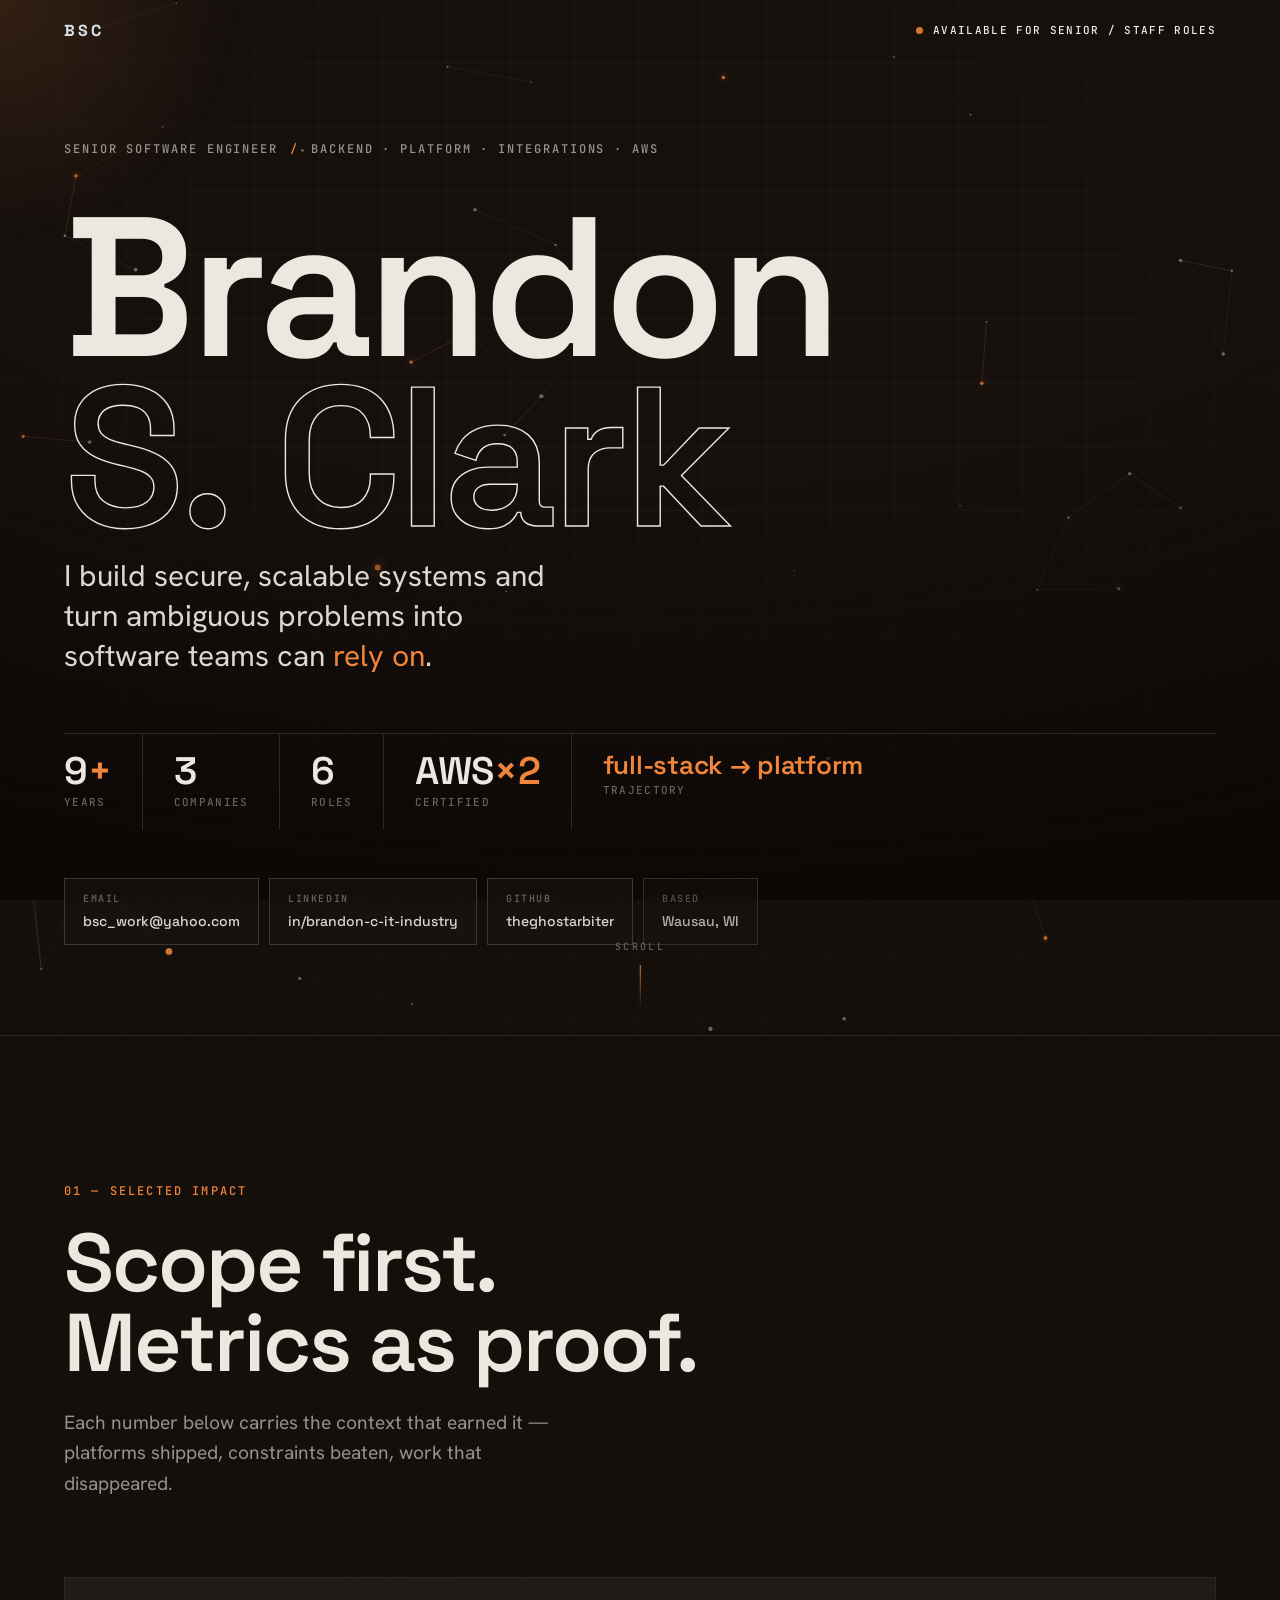
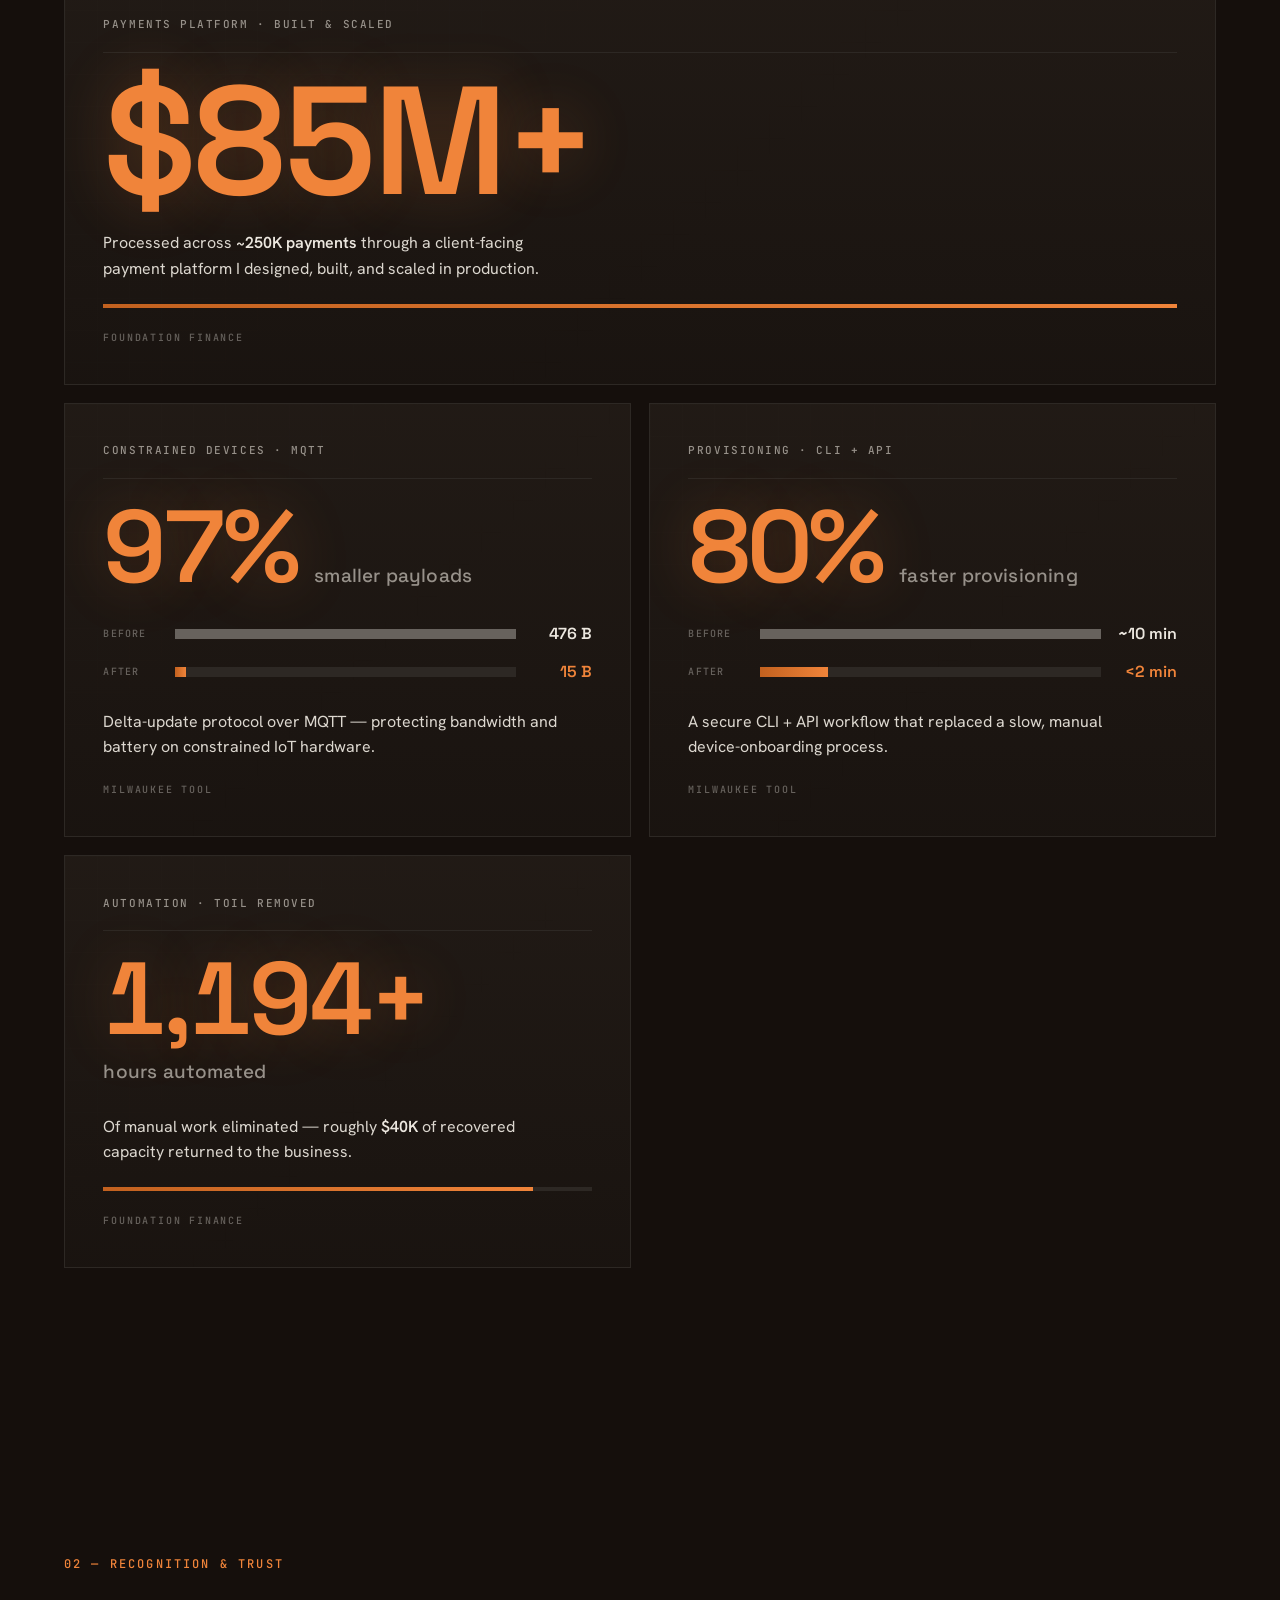
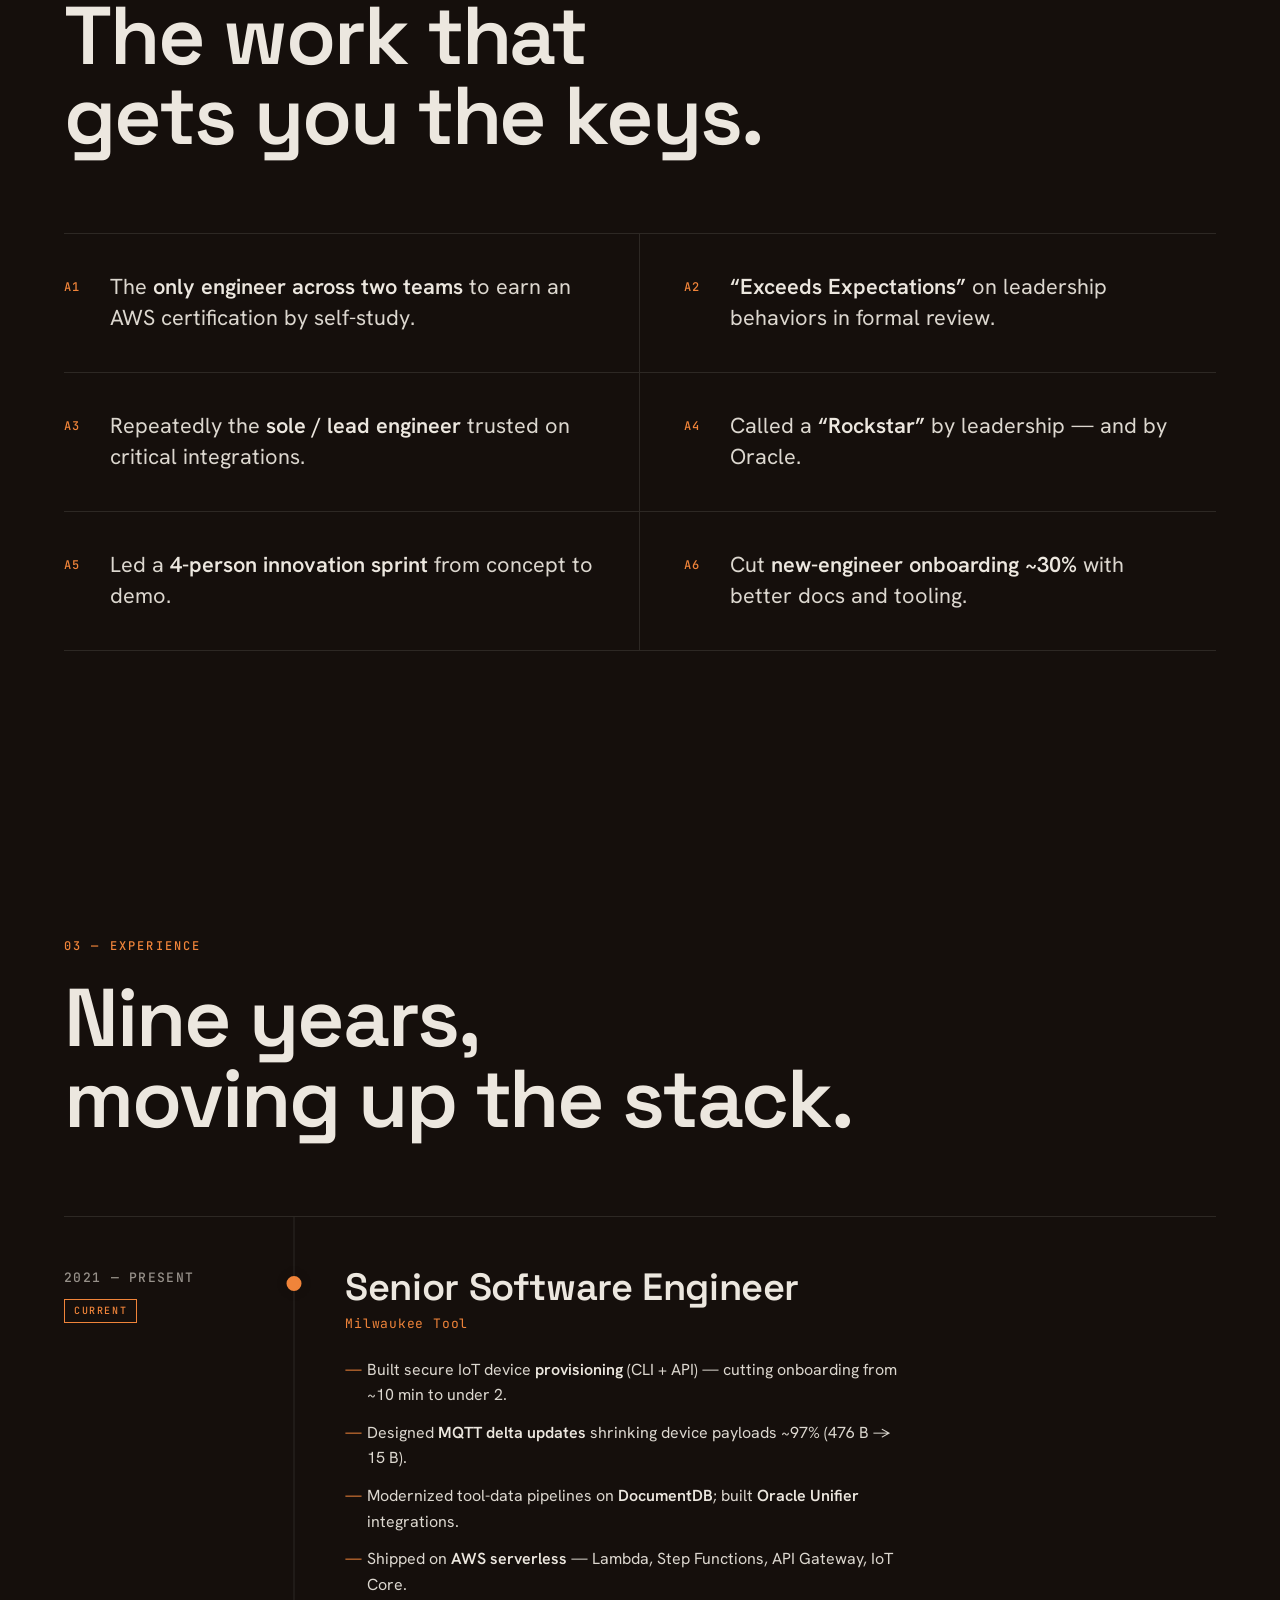
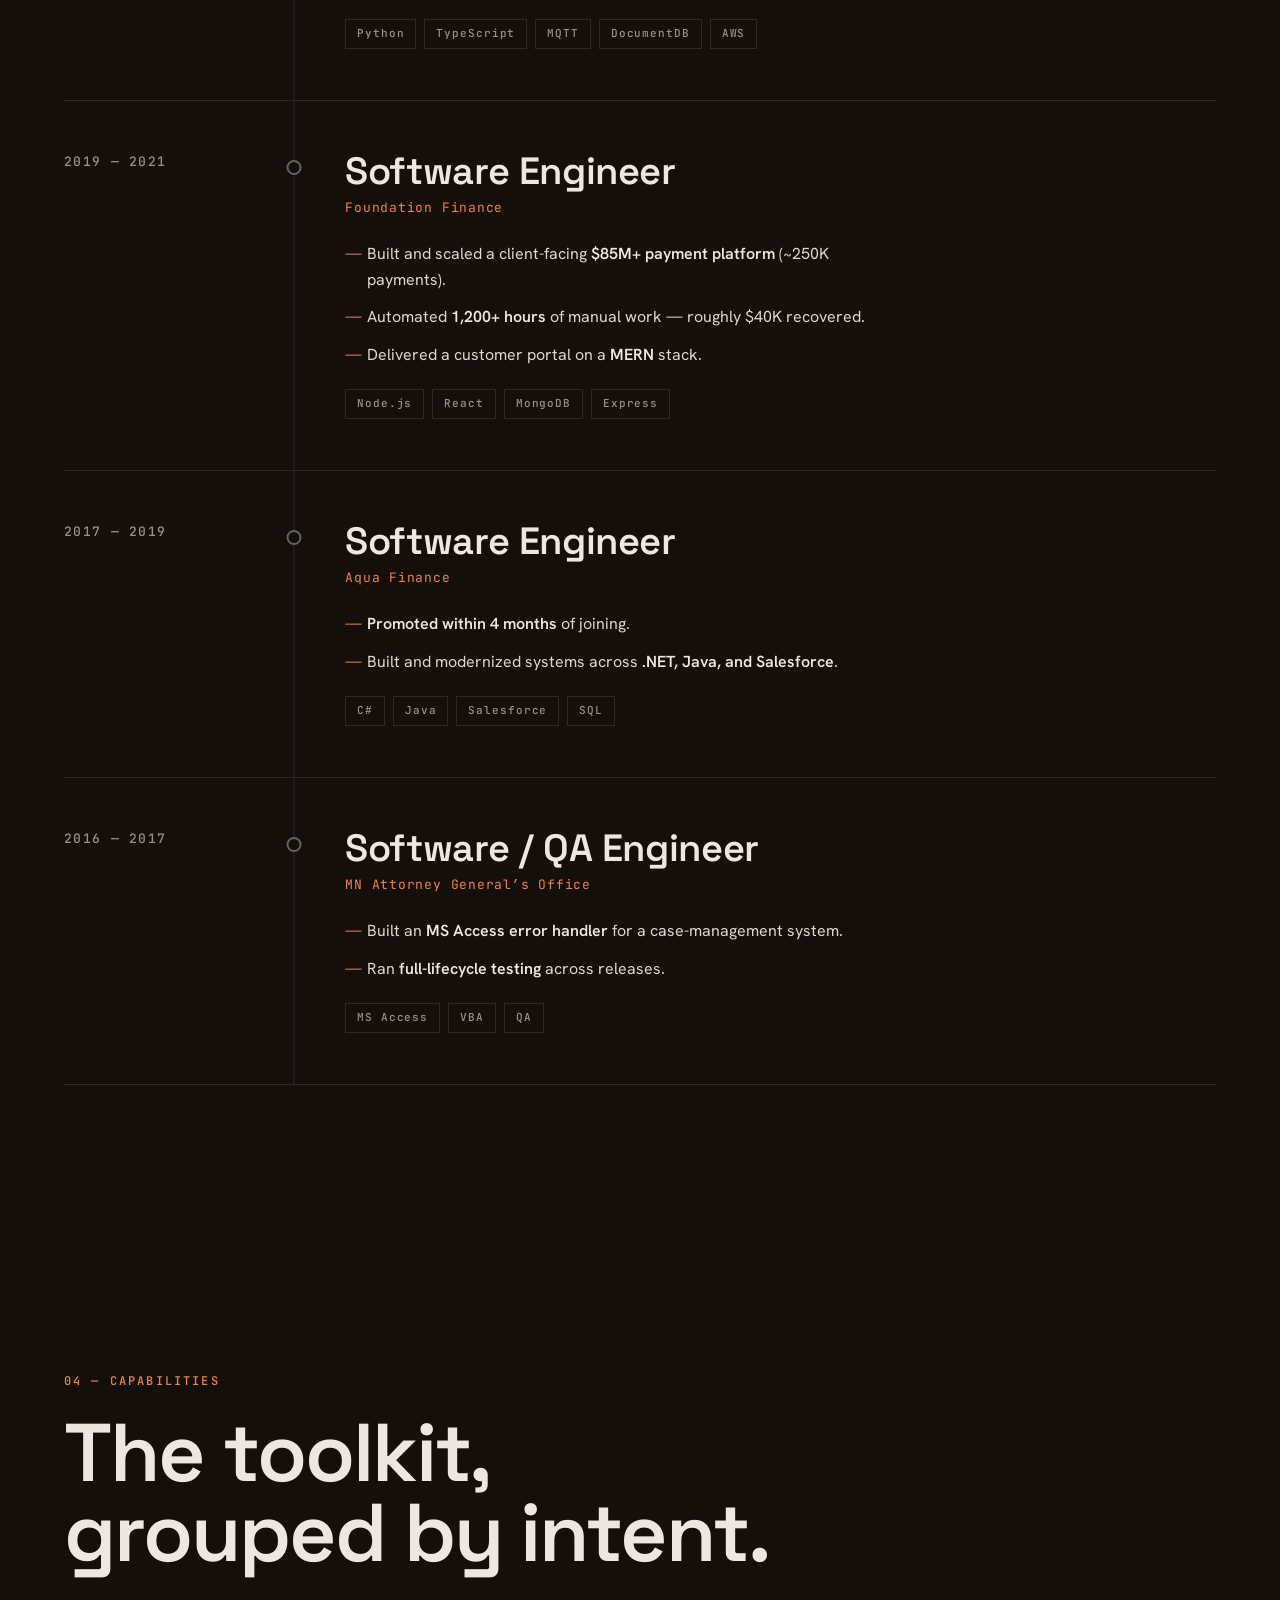
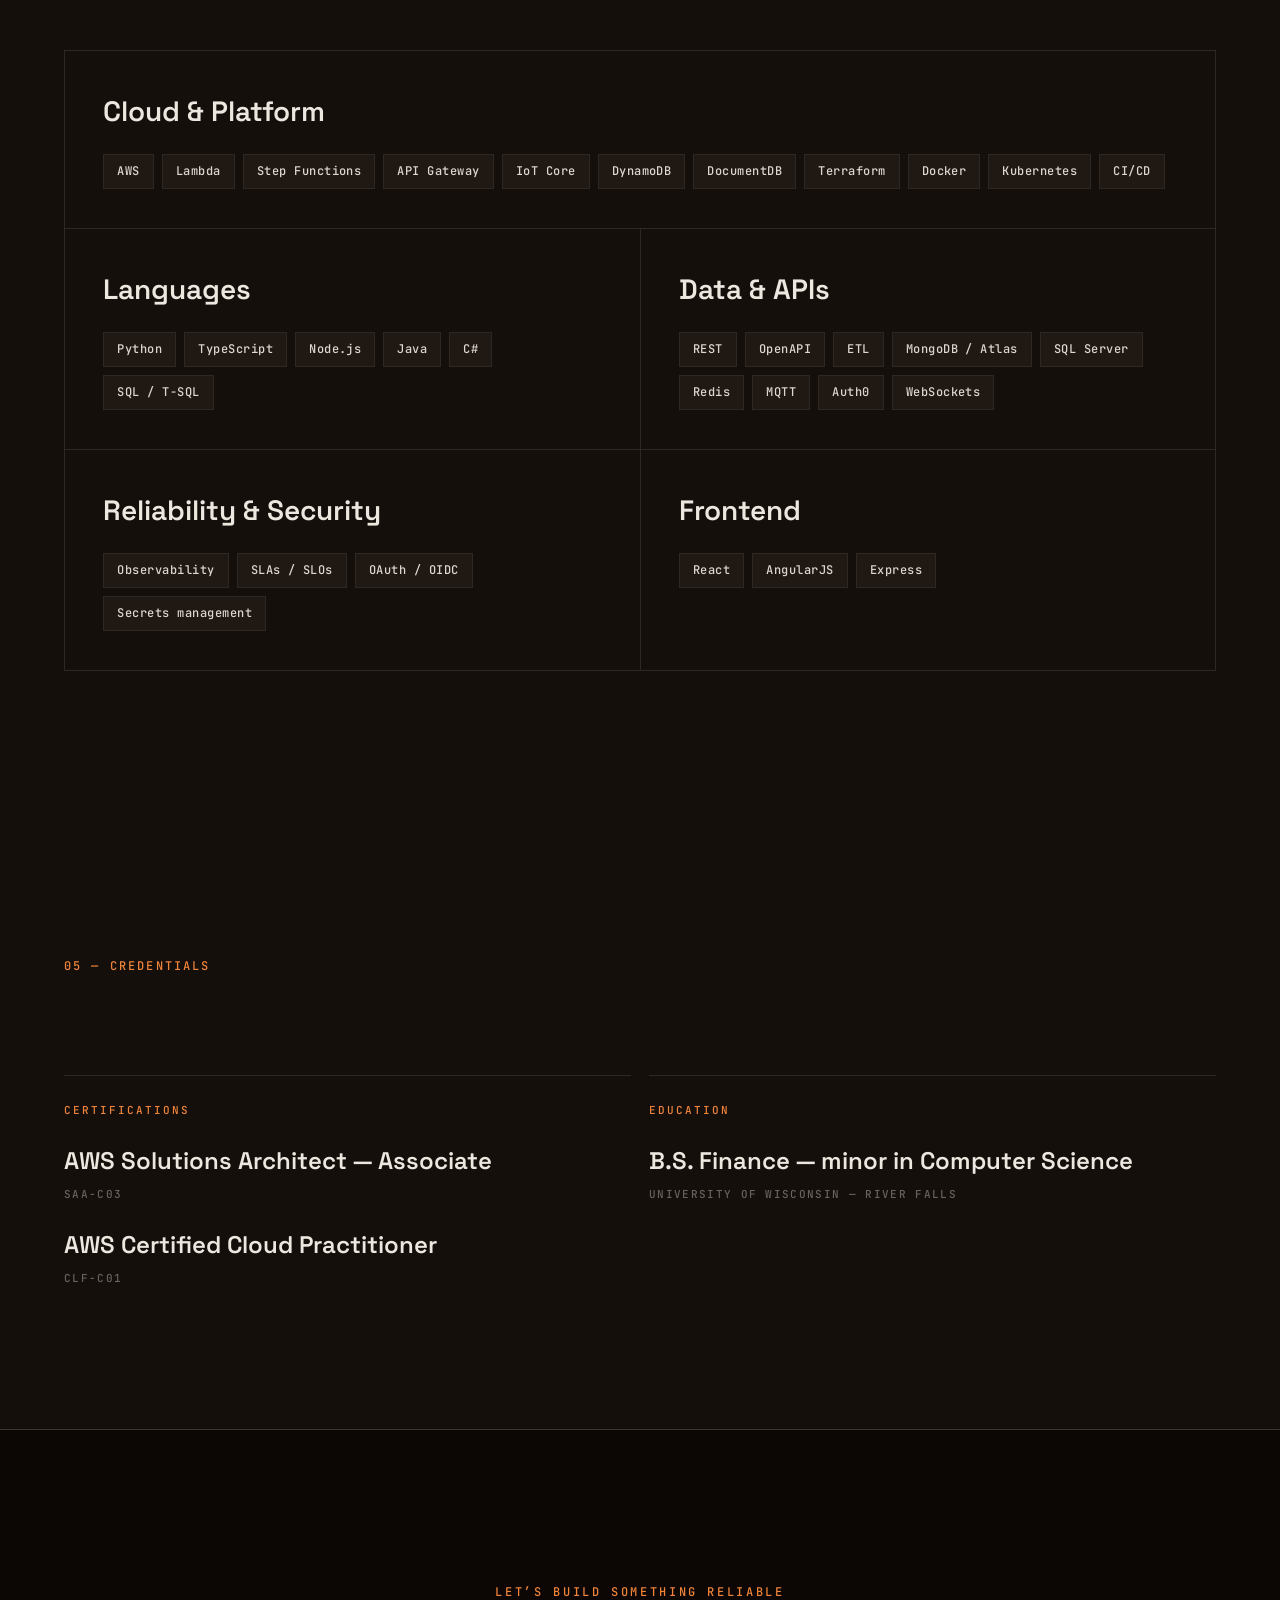
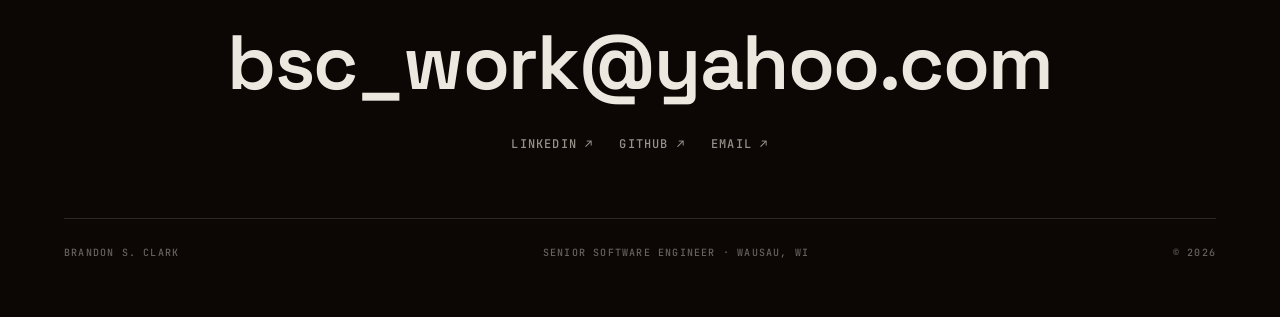
<file: v1/index.html>
<!DOCTYPE html>
<html lang="en">
<head>
<meta charset="UTF-8" />
<meta name="viewport" content="width=device-width, initial-scale=1.0" />
<title>Brandon S. Clark — Senior Software Engineer</title>
<meta name="description" content="Brandon S. Clark — Senior Software Engineer (backend, platform, integrations, AWS). I build secure, scalable systems and turn ambiguous problems into software teams can rely on." />
<link rel="preconnect" href="https://fonts.googleapis.com" />
<link rel="preconnect" href="https://fonts.gstatic.com" crossorigin />
<link href="https://fonts.googleapis.com/css2?family=Space+Grotesk:wght@400;500;600;700&family=Hanken+Grotesk:wght@400;500;600&family=JetBrains+Mono:wght@400;500;700&display=swap" rel="stylesheet" />
<link rel="stylesheet" href="styles.css" />
</head>
<body>

<!-- grain + scanline overlays -->
<div class="grain" aria-hidden="true"></div>
<div class="vignette" aria-hidden="true"></div>

<!-- scroll progress -->
<div class="progress" aria-hidden="true"><span id="progressBar"></span></div>

<!-- fixed chrome -->
<header class="chrome">
  <a href="#top" class="mark" aria-label="Brandon S. Clark — top">
    <span class="mark__glyph">BSC</span>
  </a>
  <div class="chrome__status">
    <span class="dot" aria-hidden="true"></span>
    <span class="mono">AVAILABLE FOR SENIOR / STAFF ROLES</span>
  </div>
</header>

<main id="top">

  <!-- ============ HERO ============ -->
  <section class="hero" data-screen-label="Hero">
    <canvas id="net" class="hero__canvas" aria-hidden="true"></canvas>
    <div class="hero__grid" aria-hidden="true"></div>
    <div class="hero__spot" id="heroSpot" aria-hidden="true"></div>

    <div class="hero__inner">
      <p class="hero__eyebrow mono reveal">
        <span>SENIOR SOFTWARE ENGINEER</span>
        <span class="sep">/</span>
        <span>BACKEND · PLATFORM · INTEGRATIONS · AWS</span>
      </p>

      <h1 class="hero__name reveal" data-reveal-delay="1">
        <span class="line">Brandon</span>
        <span class="line">S.&nbsp;Clark</span>
      </h1>

      <p class="hero__lede reveal" data-reveal-delay="2">
        I build secure, scalable systems and turn ambiguous problems
        into software teams can <em>rely on</em>.
      </p>

      <ul class="scope reveal" data-reveal-delay="3" aria-label="Scope at a glance">
        <li><strong>9<span class="plus">+</span></strong><span class="mono">years</span></li>
        <li><strong>3</strong><span class="mono">companies</span></li>
        <li><strong>6</strong><span class="mono">roles</span></li>
        <li><strong>AWS<span class="plus">×2</span></strong><span class="mono">certified</span></li>
        <li class="scope__arc"><strong>full-stack&nbsp;→&nbsp;platform</strong><span class="mono">trajectory</span></li>
      </ul>

      <div class="hero__contact reveal" data-reveal-delay="4">
        <a class="link" href="mailto:bsc_work@yahoo.com">
          <span class="link__k mono">EMAIL</span><span class="link__v">bsc_work@yahoo.com</span>
        </a>
        <a class="link" href="https://linkedin.com/in/brandon-c-it-industry" target="_blank" rel="noopener">
          <span class="link__k mono">LINKEDIN</span><span class="link__v">in/brandon-c-it-industry</span>
        </a>
        <a class="link" href="https://github.com/theghostarbiter" target="_blank" rel="noopener">
          <span class="link__k mono">GITHUB</span><span class="link__v">theghostarbiter</span>
        </a>
        <span class="link link--loc">
          <span class="link__k mono">BASED</span><span class="link__v">Wausau, WI</span>
        </span>
      </div>
    </div>

    <a href="#impact" class="hero__scroll mono" aria-label="Scroll to impact">
      <span>SCROLL</span>
      <span class="hero__scroll-line" aria-hidden="true"></span>
    </a>
  </section>

  <!-- ============ SELECTED IMPACT ============ -->
  <section class="section section--impact" id="impact" data-screen-label="Selected impact">
    <div class="section__head reveal">
      <span class="marker mono">01 — SELECTED&nbsp;IMPACT</span>
      <h2 class="section__title">Scope first.<br />Metrics as proof.</h2>
      <p class="section__intro">Each number below carries the context that earned it — platforms shipped, constraints beaten, work that disappeared.</p>
    </div>

    <div class="impact">
      <article class="card card--lg reveal">
        <span class="card__tag mono">PAYMENTS PLATFORM · BUILT &amp; SCALED</span>
        <div class="card__metric">
          <span class="num" data-count="85" data-prefix="$" data-suffix="M+">$0M+</span>
        </div>
        <p class="card__desc">Processed across <strong>~250K payments</strong> through a client-facing payment platform I designed, built, and scaled in production.</p>
        <div class="bar" aria-hidden="true">
          <span class="bar__fill" style="--to: 100%"></span>
        </div>
        <span class="card__foot mono">FOUNDATION FINANCE</span>
      </article>

      <article class="card reveal">
        <span class="card__tag mono">CONSTRAINED DEVICES · MQTT</span>
        <div class="card__metric">
          <span class="num" data-count="97" data-suffix="%">0%</span>
          <span class="card__metric-label">smaller payloads</span>
        </div>
        <div class="ba" aria-hidden="true">
          <span class="ba__row"><span class="ba__k mono">BEFORE</span><span class="ba__bar"><i style="--w:100%"></i></span><span class="ba__v">476&nbsp;B</span></span>
          <span class="ba__row ba__row--after"><span class="ba__k mono">AFTER</span><span class="ba__bar"><i style="--w:3.2%"></i></span><span class="ba__v">15&nbsp;B</span></span>
        </div>
        <p class="card__desc">Delta-update protocol over MQTT — protecting bandwidth and battery on constrained IoT hardware.</p>
        <span class="card__foot mono">MILWAUKEE TOOL</span>
      </article>

      <article class="card reveal">
        <span class="card__tag mono">PROVISIONING · CLI + API</span>
        <div class="card__metric">
          <span class="num" data-count="80" data-suffix="%">0%</span>
          <span class="card__metric-label">faster provisioning</span>
        </div>
        <div class="ba" aria-hidden="true">
          <span class="ba__row"><span class="ba__k mono">BEFORE</span><span class="ba__bar"><i style="--w:100%"></i></span><span class="ba__v">~10&nbsp;min</span></span>
          <span class="ba__row ba__row--after"><span class="ba__k mono">AFTER</span><span class="ba__bar"><i style="--w:20%"></i></span><span class="ba__v">&lt;2&nbsp;min</span></span>
        </div>
        <p class="card__desc">A secure CLI + API workflow that replaced a slow, manual device-onboarding process.</p>
        <span class="card__foot mono">MILWAUKEE TOOL</span>
      </article>

      <article class="card reveal">
        <span class="card__tag mono">AUTOMATION · TOIL REMOVED</span>
        <div class="card__metric">
          <span class="num" data-count="1200" data-suffix="+">0+</span>
          <span class="card__metric-label">hours automated</span>
        </div>
        <p class="card__desc">Of manual work eliminated — roughly <strong>$40K</strong> of recovered capacity returned to the business.</p>
        <div class="bar" aria-hidden="true">
          <span class="bar__fill" style="--to: 88%"></span>
        </div>
        <span class="card__foot mono">FOUNDATION FINANCE</span>
      </article>
    </div>
  </section>

  <!-- ============ RECOGNITION ============ -->
  <section class="section section--rec" id="recognition" data-screen-label="Recognition">
    <div class="section__head reveal">
      <span class="marker mono">02 — RECOGNITION&nbsp;&amp;&nbsp;TRUST</span>
      <h2 class="section__title">The work that<br />gets you the keys.</h2>
    </div>

    <ul class="rec">
      <li class="rec__item reveal">
        <span class="rec__no mono">A1</span>
        <p>The <strong>only engineer across two teams</strong> to earn an AWS certification by self-study.</p>
      </li>
      <li class="rec__item reveal">
        <span class="rec__no mono">A2</span>
        <p><strong>“Exceeds Expectations”</strong> on leadership behaviors in formal review.</p>
      </li>
      <li class="rec__item reveal">
        <span class="rec__no mono">A3</span>
        <p>Repeatedly the <strong>sole / lead engineer</strong> trusted on critical integrations.</p>
      </li>
      <li class="rec__item reveal">
        <span class="rec__no mono">A4</span>
        <p>Called a <strong>“Rockstar”</strong> by leadership — and by Oracle.</p>
      </li>
      <li class="rec__item reveal">
        <span class="rec__no mono">A5</span>
        <p>Led a <strong>4-person innovation sprint</strong> from concept to demo.</p>
      </li>
      <li class="rec__item reveal">
        <span class="rec__no mono">A6</span>
        <p>Cut <strong>new-engineer onboarding ~30%</strong> with better docs and tooling.</p>
      </li>
    </ul>
  </section>

  <!-- ============ EXPERIENCE ============ -->
  <section class="section section--exp" id="experience" data-screen-label="Experience">
    <div class="section__head reveal">
      <span class="marker mono">03 — EXPERIENCE</span>
      <h2 class="section__title">Nine years,<br />moving up the stack.</h2>
    </div>

    <ol class="timeline">
      <li class="tl reveal">
        <div class="tl__when">
          <span class="tl__years mono">2021 — PRESENT</span>
          <span class="tl__badge mono">CURRENT</span>
        </div>
        <div class="tl__body">
          <h3 class="tl__role">Senior Software Engineer</h3>
          <p class="tl__org">Milwaukee Tool</p>
          <ul class="tl__points">
            <li>Built secure IoT device <strong>provisioning</strong> (CLI + API) — cutting onboarding from ~10&nbsp;min to under 2.</li>
            <li>Designed <strong>MQTT delta updates</strong> shrinking device payloads ~97% (476&nbsp;B → 15&nbsp;B).</li>
            <li>Modernized tool-data pipelines on <strong>DocumentDB</strong>; built <strong>Oracle Unifier</strong> integrations.</li>
            <li>Shipped on <strong>AWS serverless</strong> — Lambda, Step Functions, API Gateway, IoT Core.</li>
          </ul>
          <ul class="tl__stack mono">
            <li>Python</li><li>TypeScript</li><li>MQTT</li><li>DocumentDB</li><li>AWS</li>
          </ul>
        </div>
      </li>

      <li class="tl reveal">
        <div class="tl__when">
          <span class="tl__years mono">2019 — 2021</span>
        </div>
        <div class="tl__body">
          <h3 class="tl__role">Software Engineer</h3>
          <p class="tl__org">Foundation Finance</p>
          <ul class="tl__points">
            <li>Built and scaled a client-facing <strong>$85M+ payment platform</strong> (~250K payments).</li>
            <li>Automated <strong>1,200+ hours</strong> of manual work — roughly $40K recovered.</li>
            <li>Delivered a customer portal on a <strong>MERN</strong> stack.</li>
          </ul>
          <ul class="tl__stack mono">
            <li>Node.js</li><li>React</li><li>MongoDB</li><li>Express</li>
          </ul>
        </div>
      </li>

      <li class="tl reveal">
        <div class="tl__when">
          <span class="tl__years mono">2017 — 2019</span>
        </div>
        <div class="tl__body">
          <h3 class="tl__role">Software Engineer</h3>
          <p class="tl__org">Aqua Finance</p>
          <ul class="tl__points">
            <li><strong>Promoted within 4 months</strong> of joining.</li>
            <li>Built and modernized systems across <strong>.NET, Java, and Salesforce</strong>.</li>
          </ul>
          <ul class="tl__stack mono">
            <li>C#</li><li>Java</li><li>Salesforce</li><li>SQL</li>
          </ul>
        </div>
      </li>

      <li class="tl reveal">
        <div class="tl__when">
          <span class="tl__years mono">2016 — 2017</span>
        </div>
        <div class="tl__body">
          <h3 class="tl__role">Software / QA Engineer</h3>
          <p class="tl__org">MN Attorney General’s Office</p>
          <ul class="tl__points">
            <li>Built an <strong>MS Access error handler</strong> for a case-management system.</li>
            <li>Ran <strong>full-lifecycle testing</strong> across releases.</li>
          </ul>
          <ul class="tl__stack mono">
            <li>MS Access</li><li>VBA</li><li>QA</li>
          </ul>
        </div>
      </li>
    </ol>
  </section>

  <!-- ============ SKILLS ============ -->
  <section class="section section--skills" id="skills" data-screen-label="Skills">
    <div class="section__head reveal">
      <span class="marker mono">04 — CAPABILITIES</span>
      <h2 class="section__title">The toolkit,<br />grouped by intent.</h2>
    </div>

    <div class="skills">
      <div class="skg reveal">
        <h3 class="skg__title">Cloud &amp; Platform</h3>
        <ul class="skg__list mono">
          <li>AWS</li><li>Lambda</li><li>Step Functions</li><li>API Gateway</li><li>IoT Core</li><li>DynamoDB</li><li>DocumentDB</li><li>Terraform</li><li>Docker</li><li>Kubernetes</li><li>CI/CD</li>
        </ul>
      </div>
      <div class="skg reveal">
        <h3 class="skg__title">Languages</h3>
        <ul class="skg__list mono">
          <li>Python</li><li>TypeScript</li><li>Node.js</li><li>Java</li><li>C#</li><li>SQL / T-SQL</li>
        </ul>
      </div>
      <div class="skg reveal">
        <h3 class="skg__title">Data &amp; APIs</h3>
        <ul class="skg__list mono">
          <li>REST</li><li>OpenAPI</li><li>ETL</li><li>MongoDB / Atlas</li><li>SQL Server</li><li>Redis</li><li>MQTT</li><li>Auth0</li><li>WebSockets</li>
        </ul>
      </div>
      <div class="skg reveal">
        <h3 class="skg__title">Reliability &amp; Security</h3>
        <ul class="skg__list mono">
          <li>Observability</li><li>SLAs / SLOs</li><li>OAuth / OIDC</li><li>Secrets management</li>
        </ul>
      </div>
      <div class="skg reveal">
        <h3 class="skg__title">Frontend</h3>
        <ul class="skg__list mono">
          <li>React</li><li>AngularJS</li><li>Express</li>
        </ul>
      </div>
    </div>
  </section>

  <!-- ============ CREDENTIALS ============ -->
  <section class="section section--cred" id="credentials" data-screen-label="Credentials">
    <div class="section__head reveal">
      <span class="marker mono">05 — CREDENTIALS</span>
    </div>
    <div class="cred">
      <div class="cred__col reveal">
        <h3 class="cred__h mono">CERTIFICATIONS</h3>
        <ul class="cred__list">
          <li>
            <span class="cred__name">AWS Solutions Architect — Associate</span>
            <span class="cred__meta mono">SAA-C03</span>
          </li>
          <li>
            <span class="cred__name">AWS Certified Cloud Practitioner</span>
            <span class="cred__meta mono">CLF-C01</span>
          </li>
        </ul>
      </div>
      <div class="cred__col reveal">
        <h3 class="cred__h mono">EDUCATION</h3>
        <ul class="cred__list">
          <li>
            <span class="cred__name">B.S. Finance — minor in Computer Science</span>
            <span class="cred__meta mono">UNIVERSITY OF WISCONSIN — RIVER FALLS</span>
          </li>
        </ul>
      </div>
    </div>
  </section>

  <!-- ============ CONTACT / FOOTER ============ -->
  <footer class="footer" id="contact" data-screen-label="Contact">
    <div class="footer__grain" aria-hidden="true"></div>
    <p class="footer__kicker mono reveal">LET’S BUILD SOMETHING RELIABLE</p>
    <a class="footer__mail reveal" href="mailto:bsc_work@yahoo.com">bsc_work@yahoo.com</a>
    <div class="footer__links reveal">
      <a href="https://linkedin.com/in/brandon-c-it-industry" target="_blank" rel="noopener" class="mono">LINKEDIN ↗</a>
      <a href="https://github.com/theghostarbiter" target="_blank" rel="noopener" class="mono">GITHUB ↗</a>
      <a href="mailto:bsc_work@yahoo.com" class="mono">EMAIL ↗</a>
    </div>
    <div class="footer__base mono">
      <span>BRANDON S. CLARK</span>
      <span>SENIOR SOFTWARE ENGINEER · WAUSAU, WI</span>
      <span>© 2026</span>
    </div>
  </footer>

</main>

<script src="script.js"></script>
</body>
</html>
</file>
<file: v1/styles.css>
/* =========================================================
   Brandon S. Clark — Portfolio
   Dark industrial / technical-editorial
   ========================================================= */

:root{
  /* warm charcoal field */
  --bg:        oklch(0.175 0.012 55);
  --bg-deep:   oklch(0.135 0.010 50);
  --surface:   oklch(0.215 0.014 55);
  --surface-2: oklch(0.255 0.016 58);
  --line:      oklch(0.34 0.012 60);
  --line-soft: oklch(0.28 0.010 58);

  /* bone / off-white text */
  --bone:  oklch(0.93 0.012 80);
  --text:  oklch(0.88 0.012 78);
  --muted: oklch(0.66 0.012 72);
  --faint: oklch(0.50 0.010 65);

  /* ONE ember accent */
  --ember:      #f0843a;
  --ember-soft: #f0843a26;
  --ember-deep: #c2611f;
  --ember-glow: 0 0 40px -6px #f0843a80;

  --maxw: 1280px;
  --pad: clamp(20px, 5vw, 88px);

  --f-display: "Space Grotesk", system-ui, sans-serif;
  --f-body: "Hanken Grotesk", system-ui, sans-serif;
  --f-mono: "JetBrains Mono", ui-monospace, monospace;

  --ease: cubic-bezier(.22,.61,.36,1);
}

*{ box-sizing:border-box; margin:0; padding:0; }

html{ scroll-behavior:smooth; }
@media (prefers-reduced-motion: reduce){ html{ scroll-behavior:auto; } }

body{
  background:var(--bg);
  color:var(--text);
  font-family:var(--f-body);
  font-size:clamp(16px,1.05vw,18px);
  line-height:1.6;
  -webkit-font-smoothing:antialiased;
  overflow-x:hidden;
  position:relative;
}

.mono{ font-family:var(--f-mono); font-weight:500; letter-spacing:.08em; }

::selection{ background:var(--ember); color:var(--bg-deep); }

a{ color:inherit; text-decoration:none; }

/* ---------- texture overlays ---------- */
.grain{
  position:fixed; inset:0; z-index:60; pointer-events:none;
  opacity:.05; mix-blend-mode:overlay;
  background-image:url("data:image/svg+xml,%3Csvg xmlns='http://www.w3.org/2000/svg' width='160' height='160'%3E%3Cfilter id='n'%3E%3CfeTurbulence type='fractalNoise' baseFrequency='0.85' numOctaves='3' stitchTiles='stitch'/%3E%3C/filter%3E%3Crect width='100%25' height='100%25' filter='url(%23n)'/%3E%3C/svg%3E");
}
.vignette{
  position:fixed; inset:0; z-index:1; pointer-events:none;
  background:radial-gradient(130% 100% at 50% 0%, transparent 55%, var(--bg-deep) 100%);
}

/* ---------- scroll progress ---------- */
.progress{
  position:fixed; top:0; left:0; right:0; height:2px; z-index:80;
  background:transparent;
}
.progress span{
  display:block; height:100%; width:0%;
  background:linear-gradient(90deg,var(--ember-deep),var(--ember));
  box-shadow:var(--ember-glow);
}

/* ---------- fixed chrome ---------- */
.chrome{
  position:fixed; top:0; left:0; right:0; z-index:70;
  display:flex; align-items:center; justify-content:space-between;
  padding:18px var(--pad);
  mix-blend-mode:difference;
}
.mark__glyph{
  font-family:var(--f-display); font-weight:700; font-size:16px;
  letter-spacing:.18em; color:#fff;
}
.chrome__status{ display:flex; align-items:center; gap:10px; }
.chrome__status .mono{ font-size:11px; color:#fff; letter-spacing:.12em; }
.dot{
  width:7px; height:7px; border-radius:50%;
  background:var(--ember); box-shadow:0 0 0 0 var(--ember);
  animation:pulse 2.4s var(--ease) infinite;
}
@keyframes pulse{
  0%{ box-shadow:0 0 0 0 #f0843a99; }
  70%{ box-shadow:0 0 0 8px #f0843a00; }
  100%{ box-shadow:0 0 0 0 #f0843a00; }
}
@media (max-width:720px){ .chrome__status .mono{ display:none; } }

/* =========================================================
   HERO
   ========================================================= */
.hero{
  position:relative; min-height:100svh;
  display:flex; flex-direction:column; justify-content:center;
  padding:140px var(--pad) 90px;
  overflow:hidden;
  border-bottom:1px solid var(--line-soft);
}
.hero__canvas{
  position:absolute; inset:0; width:100%; height:100%;
  z-index:0; opacity:.9;
}
.hero__grid{
  position:absolute; inset:-2px; z-index:0; pointer-events:none;
  background-image:
    linear-gradient(to right, oklch(0.34 0.012 60 / .18) 1px, transparent 1px),
    linear-gradient(to bottom, oklch(0.34 0.012 60 / .18) 1px, transparent 1px);
  background-size:64px 64px;
  mask-image:radial-gradient(120% 120% at 50% 35%, #000 30%, transparent 78%);
  -webkit-mask-image:radial-gradient(120% 120% at 50% 35%, #000 30%, transparent 78%);
  animation:gridDrift 22s linear infinite;
}
@keyframes gridDrift{ to{ background-position:64px 64px, 64px 64px; } }
.hero__spot{
  position:absolute; z-index:0; width:520px; height:520px; left:0; top:0;
  margin:-260px 0 0 -260px; border-radius:50%; pointer-events:none;
  background:radial-gradient(circle, #f0843a22 0%, transparent 65%);
  transition:transform .25s var(--ease); will-change:transform;
}

.hero__inner{ position:relative; z-index:2; max-width:var(--maxw); margin:0 auto; width:100%; }

.hero__eyebrow{
  display:flex; flex-wrap:wrap; align-items:center; gap:12px;
  font-size:12px; color:var(--muted); letter-spacing:.16em;
}
.hero__eyebrow .sep{ color:var(--ember); }

.hero__name{
  font-family:var(--f-display); font-weight:600;
  font-size:clamp(64px, 15.5vw, 248px);
  line-height:.86; letter-spacing:-.03em;
  margin:.22em 0 .04em; color:var(--bone);
  text-wrap:balance;
}
.hero__name .line{ display:block; }
.hero__name .line:last-child{ color:transparent; -webkit-text-stroke:1.4px var(--bone); }
@supports not (-webkit-text-stroke: 1px #000){ .hero__name .line:last-child{ color:var(--bone); } }

.hero__lede{
  max-width:30ch; font-size:clamp(20px,2.4vw,30px); line-height:1.34;
  color:var(--text); margin-top:.4em; font-weight:400;
}
.hero__lede em{ color:var(--ember); font-style:normal; }

.scope{
  list-style:none; display:flex; flex-wrap:wrap; gap:0;
  margin:clamp(34px,4.5vw,56px) 0 0; border-top:1px solid var(--line-soft);
}
.scope li{
  display:flex; flex-direction:column; gap:4px;
  padding:18px clamp(18px,2.4vw,34px) 18px 0;
  margin-right:clamp(18px,2.4vw,34px);
  border-right:1px solid var(--line-soft);
}
.scope li:last-child{ border-right:none; margin-right:0; }
.scope strong{
  font-family:var(--f-display); font-weight:600; font-size:clamp(26px,3vw,40px);
  color:var(--bone); letter-spacing:-.01em; line-height:1;
}
.scope .plus{ color:var(--ember); }
.scope .mono{ font-size:11px; color:var(--faint); letter-spacing:.12em; text-transform:uppercase; }
.scope__arc strong{ font-size:clamp(20px,2.1vw,26px); color:var(--ember); }
@media (max-width:640px){
  .scope li:nth-child(3){ border-right:none; margin-right:0; }
}

.hero__contact{
  display:flex; flex-wrap:wrap; gap:10px;
  margin-top:clamp(30px,4vw,48px);
}
.link{
  display:inline-flex; flex-direction:column; gap:3px;
  padding:12px 18px; border:1px solid var(--line);
  background:oklch(0.215 0.014 55 / .4); backdrop-filter:blur(4px);
  transition:border-color .25s var(--ease), transform .25s var(--ease), background .25s var(--ease);
}
.link__k{ font-size:10px; color:var(--faint); letter-spacing:.16em; }
.link__v{ font-size:14px; color:var(--text); font-family:var(--f-display); font-weight:500; }
a.link:hover{ border-color:var(--ember); background:var(--ember-soft); transform:translateY(-2px); }
a.link:hover .link__v{ color:var(--ember); }
.link--loc{ opacity:.8; }

.hero__scroll{
  position:absolute; left:50%; bottom:26px; transform:translateX(-50%);
  z-index:2; display:flex; flex-direction:column; align-items:center; gap:10px;
  font-size:10px; color:var(--faint); letter-spacing:.24em;
}
.hero__scroll-line{ width:1px; height:44px; background:linear-gradient(var(--ember),transparent); }
@media (max-width:720px){ .hero__scroll{ display:none; } }

/* =========================================================
   SECTION SHELL
   ========================================================= */
.section{
  position:relative; z-index:2;
  max-width:var(--maxw); margin:0 auto;
  padding:clamp(80px,11vw,168px) var(--pad);
}
.section__head{ margin-bottom:clamp(46px,6vw,84px); }
.marker{
  display:inline-block; font-size:12px; color:var(--ember);
  letter-spacing:.18em; margin-bottom:22px;
  padding-left:0;
}
.section__title{
  font-family:var(--f-display); font-weight:600;
  font-size:clamp(38px,6.4vw,86px); line-height:.98; letter-spacing:-.025em;
  color:var(--bone); text-wrap:balance;
}
.section__intro{
  max-width:46ch; margin-top:24px; font-size:clamp(16px,1.5vw,20px);
  color:var(--muted);
}

/* =========================================================
   IMPACT
   ========================================================= */
.impact{
  display:grid; grid-template-columns:repeat(2,1fr); gap:18px;
}
.card{
  position:relative; display:flex; flex-direction:column;
  padding:clamp(26px,3vw,42px);
  background:
    linear-gradient(180deg, oklch(0.225 0.014 56) 0%, oklch(0.195 0.012 54) 100%);
  border:1px solid var(--line-soft);
  overflow:hidden;
  transition:border-color .3s var(--ease), transform .3s var(--ease);
}
.card::before{
  content:""; position:absolute; inset:0; pointer-events:none;
  background-image:
    linear-gradient(to right, oklch(0.34 0.012 60 / .10) 1px, transparent 1px),
    linear-gradient(to bottom, oklch(0.34 0.012 60 / .10) 1px, transparent 1px);
  background-size:32px 32px;
  mask-image:linear-gradient(135deg,#000,transparent 60%);
  -webkit-mask-image:linear-gradient(135deg,#000,transparent 60%);
  opacity:.6;
}
.card:hover{ border-color:var(--ember); transform:translateY(-3px); }
.card--lg{ grid-column:span 2; }
.card > *{ position:relative; z-index:1; }

.card__tag{
  font-size:11px; color:var(--muted); letter-spacing:.14em;
  padding-bottom:18px; border-bottom:1px solid var(--line-soft);
  display:inline-block;
}
.card__metric{
  display:flex; align-items:baseline; gap:16px; flex-wrap:wrap;
  margin:26px 0 6px;
}
.num{
  font-family:var(--f-display); font-weight:600;
  font-size:clamp(52px,8vw,116px); line-height:.82; letter-spacing:-.03em;
  color:var(--ember); font-variant-numeric:tabular-nums;
  text-shadow:0 0 60px #f0843a3a;
}
.card--lg .num{ font-size:clamp(64px,12vw,160px); }
.card__metric-label{
  font-family:var(--f-display); font-weight:500; font-size:clamp(15px,1.5vw,19px);
  color:var(--muted); letter-spacing:.01em;
}
.card__desc{ margin-top:auto; padding-top:20px; color:var(--text); max-width:52ch; }
.card__desc strong{ color:var(--bone); font-weight:600; }
.card__foot{
  margin-top:22px; font-size:10px; color:var(--faint); letter-spacing:.18em;
}

.bar{ margin-top:22px; height:4px; background:var(--line-soft); overflow:hidden; }
.bar__fill{
  display:block; height:100%; width:0;
  background:linear-gradient(90deg,var(--ember-deep),var(--ember));
  box-shadow:var(--ember-glow);
  transition:width 1.4s var(--ease);
}
.in-view .bar__fill{ width:var(--to); }

/* before / after */
.ba{ display:flex; flex-direction:column; gap:12px; margin:24px 0 4px; }
.ba__row{ display:grid; grid-template-columns:58px 1fr auto; align-items:center; gap:14px; }
.ba__k{ font-size:10px; color:var(--faint); letter-spacing:.12em; }
.ba__bar{ height:10px; background:var(--line-soft); position:relative; overflow:hidden; }
.ba__bar i{
  position:absolute; inset:0; width:0;
  background:var(--faint);
  transition:width 1.2s var(--ease);
}
.ba__row--after .ba__bar i{ background:linear-gradient(90deg,var(--ember-deep),var(--ember)); box-shadow:var(--ember-glow); }
.in-view .ba__bar i{ width:var(--w); }
.ba__v{ font-family:var(--f-display); font-weight:600; font-size:16px; color:var(--bone); min-width:62px; text-align:right; }
.ba__row--after .ba__v{ color:var(--ember); }

@media (max-width:760px){
  .impact{ grid-template-columns:1fr; }
  .card--lg{ grid-column:span 1; }
}

/* =========================================================
   RECOGNITION
   ========================================================= */
.rec{ list-style:none; display:grid; grid-template-columns:repeat(2,1fr); gap:0; border-top:1px solid var(--line-soft); }
.rec__item{
  display:flex; gap:20px; align-items:flex-start;
  padding:clamp(24px,3vw,38px) clamp(20px,2.6vw,40px) clamp(24px,3vw,38px) 0;
  border-bottom:1px solid var(--line-soft);
  position:relative;
}
.rec__item:nth-child(odd){ border-right:1px solid var(--line-soft); padding-right:clamp(28px,3.4vw,52px); }
.rec__item:nth-child(even){ padding-left:clamp(28px,3.4vw,52px); }
.rec__no{
  font-size:12px; color:var(--ember); letter-spacing:.12em; flex:none;
  padding-top:6px; min-width:26px;
}
.rec__item p{ font-size:clamp(17px,1.7vw,22px); color:var(--text); line-height:1.42; }
.rec__item strong{ color:var(--bone); font-weight:600; }
@media (max-width:720px){
  .rec{ grid-template-columns:1fr; }
  .rec__item, .rec__item:nth-child(odd){ border-right:none; padding-left:0; padding-right:0; }
}

/* =========================================================
   EXPERIENCE TIMELINE
   ========================================================= */
.timeline{ list-style:none; }
.tl{
  display:grid; grid-template-columns:230px 1fr; gap:clamp(20px,4vw,64px);
  padding:clamp(34px,4vw,56px) 0;
  border-top:1px solid var(--line-soft);
  position:relative;
}
.tl:last-child{ border-bottom:1px solid var(--line-soft); }
.tl::before{
  content:""; position:absolute; left:230px; top:0; bottom:0; width:1px;
  background:var(--line-soft); transform:translateX(-50%);
}
.tl::after{
  content:""; position:absolute; left:230px; top:calc(clamp(34px,4vw,56px) + 8px);
  width:11px; height:11px; border-radius:50%; transform:translateX(-50%);
  background:var(--bg); border:2px solid var(--faint);
}
.tl:first-child::after{ background:var(--ember); border-color:var(--ember); box-shadow:var(--ember-glow); }
.tl__when{ display:flex; flex-direction:column; gap:10px; align-items:flex-start; }
.tl__years{ font-size:13px; color:var(--muted); letter-spacing:.1em; }
.tl__badge{
  font-size:10px; color:var(--ember); letter-spacing:.16em;
  border:1px solid var(--ember); padding:3px 9px;
}
.tl__role{ font-family:var(--f-display); font-weight:600; font-size:clamp(24px,3vw,38px); color:var(--bone); letter-spacing:-.01em; line-height:1.05; }
.tl__org{ font-family:var(--f-mono); font-size:13px; color:var(--ember); letter-spacing:.06em; margin-top:6px; }
.tl__points{ list-style:none; margin:22px 0 0; display:flex; flex-direction:column; gap:12px; }
.tl__points li{ position:relative; padding-left:22px; color:var(--text); max-width:62ch; }
.tl__points li::before{ content:"—"; position:absolute; left:0; color:var(--ember); }
.tl__points strong{ color:var(--bone); font-weight:600; }
.tl__stack{ list-style:none; display:flex; flex-wrap:wrap; gap:8px; margin-top:22px; }
.tl__stack li{ font-size:11px; color:var(--muted); letter-spacing:.08em; border:1px solid var(--line-soft); padding:5px 11px; }
@media (max-width:720px){
  .tl{ grid-template-columns:1fr; gap:18px; }
  .tl::before, .tl::after{ display:none; }
}

/* =========================================================
   SKILLS
   ========================================================= */
.skills{ display:grid; grid-template-columns:repeat(2,1fr); gap:1px; background:var(--line-soft); border:1px solid var(--line-soft); }
.skg{ background:var(--bg); padding:clamp(26px,3vw,40px); }
.skg:first-child{ grid-column:span 2; }
.skg__title{ font-family:var(--f-display); font-weight:600; font-size:clamp(20px,2.2vw,28px); color:var(--bone); margin-bottom:20px; }
.skg__list{ list-style:none; display:flex; flex-wrap:wrap; gap:8px; }
.skg__list li{
  font-size:12px; color:var(--text); letter-spacing:.04em;
  padding:7px 13px; border:1px solid var(--line-soft);
  background:var(--surface); transition:border-color .2s var(--ease), color .2s var(--ease), background .2s var(--ease);
}
.skg__list li:hover{ border-color:var(--ember); color:var(--ember); background:var(--ember-soft); }
@media (max-width:720px){
  .skills{ grid-template-columns:1fr; }
  .skg:first-child{ grid-column:span 1; }
}

/* =========================================================
   CREDENTIALS
   ========================================================= */
.cred{ display:grid; grid-template-columns:repeat(2,1fr); gap:18px; }
.cred__col{ border-top:1px solid var(--line-soft); padding-top:26px; }
.cred__h{ font-size:11px; color:var(--ember); letter-spacing:.18em; margin-bottom:22px; }
.cred__list{ list-style:none; display:flex; flex-direction:column; gap:22px; }
.cred__list li{ display:flex; flex-direction:column; gap:6px; }
.cred__name{ font-family:var(--f-display); font-weight:600; font-size:clamp(18px,2vw,24px); color:var(--bone); }
.cred__meta{ font-size:11px; color:var(--faint); letter-spacing:.12em; }
@media (max-width:640px){ .cred{ grid-template-columns:1fr; } }

/* =========================================================
   FOOTER / CONTACT
   ========================================================= */
.footer{
  position:relative; z-index:2; overflow:hidden;
  padding:clamp(90px,12vw,180px) var(--pad) 56px;
  background:var(--bg-deep);
  border-top:1px solid var(--line);
  text-align:center;
}
.footer__grain{
  position:absolute; inset:0; pointer-events:none;
  background-image:
    linear-gradient(to right, oklch(0.34 0.012 60 / .12) 1px, transparent 1px),
    linear-gradient(to bottom, oklch(0.34 0.012 60 / .12) 1px, transparent 1px);
  background-size:48px 48px;
  mask-image:radial-gradient(80% 80% at 50% 50%, #000, transparent 75%);
  -webkit-mask-image:radial-gradient(80% 80% at 50% 50%, #000, transparent 75%);
}
.footer > *{ position:relative; z-index:1; }
.footer__kicker{ font-size:12px; color:var(--ember); letter-spacing:.22em; }
.footer__mail{
  display:inline-block; margin:22px 0 34px;
  font-family:var(--f-display); font-weight:600;
  font-size:clamp(30px,6vw,80px); letter-spacing:-.02em; color:var(--bone);
  line-height:1; transition:color .25s var(--ease);
}
.footer__mail:hover{ color:var(--ember); }
.footer__links{ display:flex; justify-content:center; flex-wrap:wrap; gap:26px; margin-bottom:64px; }
.footer__links a{ font-size:12px; color:var(--muted); letter-spacing:.1em; transition:color .2s var(--ease); }
.footer__links a:hover{ color:var(--ember); }
.footer__base{
  display:flex; justify-content:space-between; flex-wrap:wrap; gap:10px;
  padding-top:26px; border-top:1px solid var(--line-soft);
  font-size:10px; color:var(--faint); letter-spacing:.12em;
}

/* =========================================================
   REVEAL MOTION
   ========================================================= */
.reveal{ opacity:0; transform:translateY(26px); transition:opacity .9s var(--ease), transform .9s var(--ease); }
.reveal[data-reveal-delay="1"]{ transition-delay:.08s; }
.reveal[data-reveal-delay="2"]{ transition-delay:.16s; }
.reveal[data-reveal-delay="3"]{ transition-delay:.24s; }
.reveal[data-reveal-delay="4"]{ transition-delay:.32s; }
.reveal.in-view{ opacity:1; transform:none; }

@media (prefers-reduced-motion: reduce){
  .reveal{ opacity:1 !important; transform:none !important; transition:none !important; }
  .hero__grid, .dot{ animation:none !important; }
  .bar__fill, .ba__bar i{ transition:none !important; }
}
</file>
